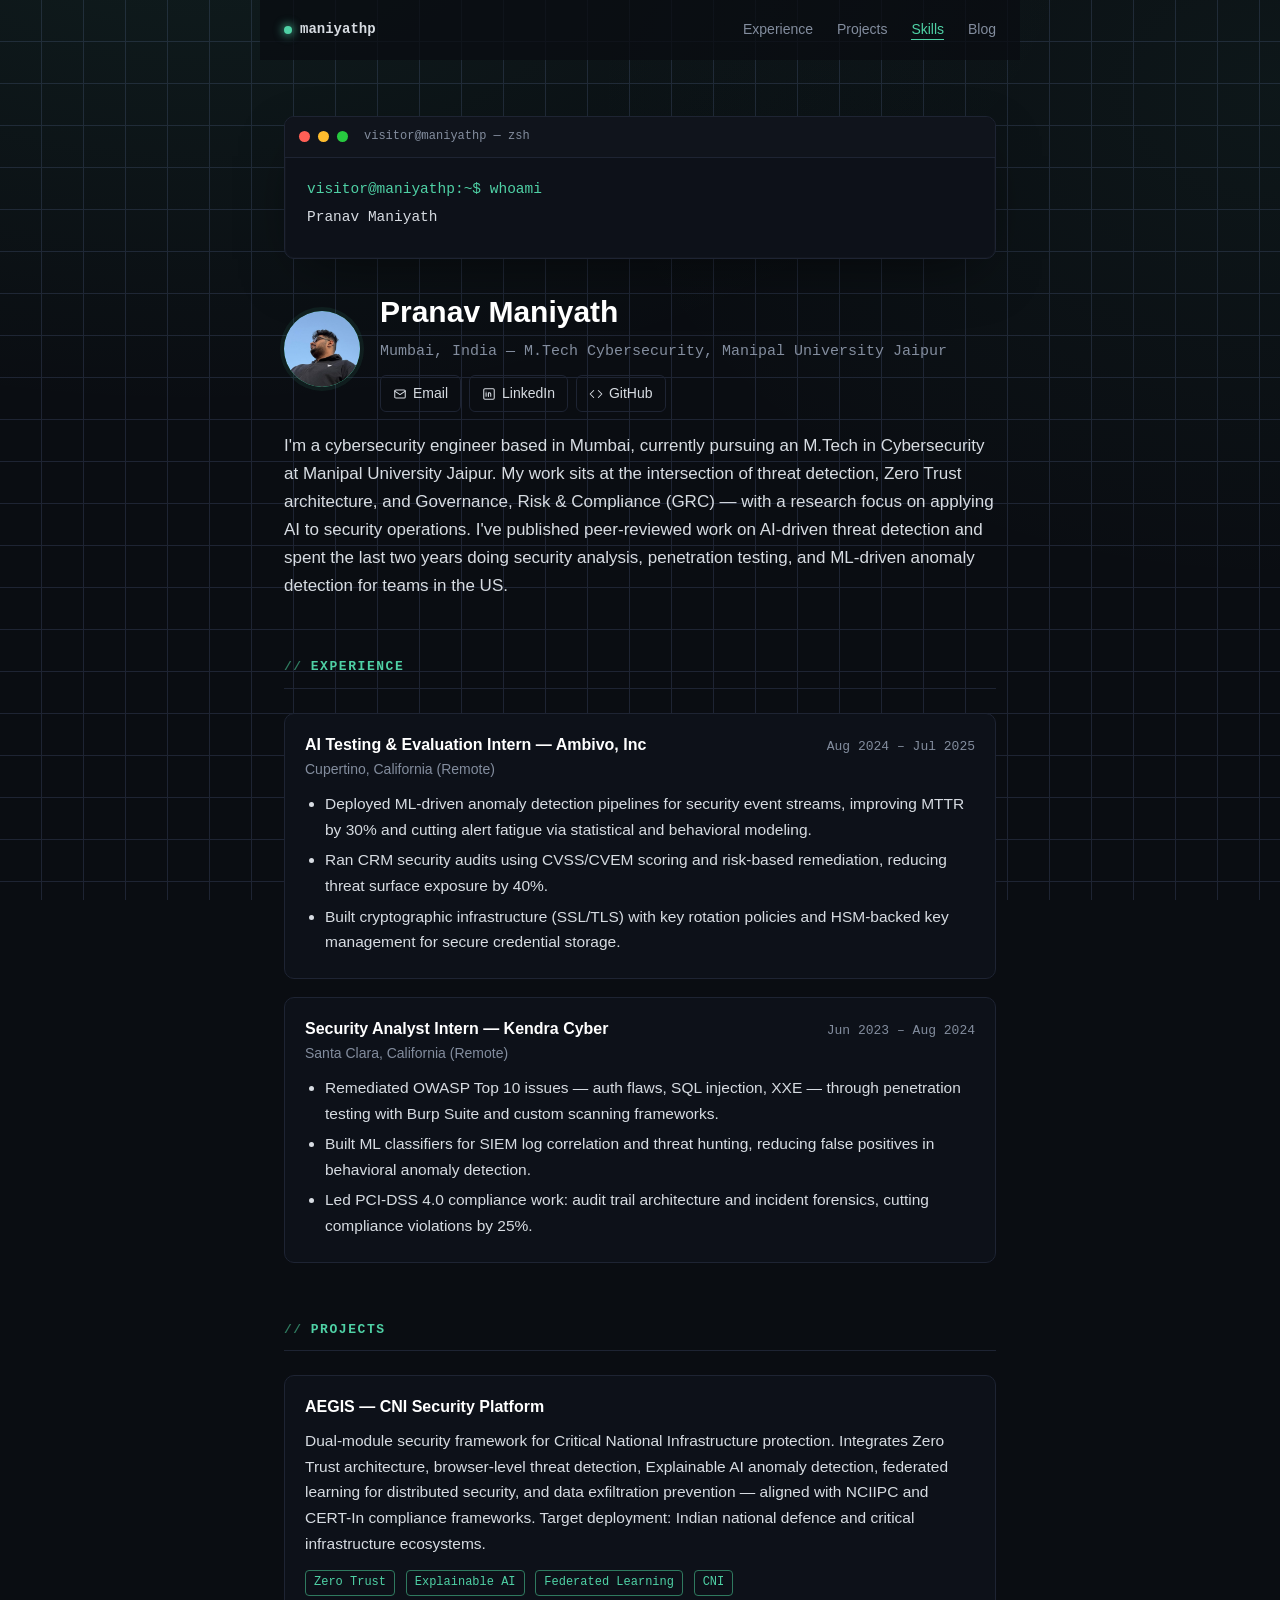
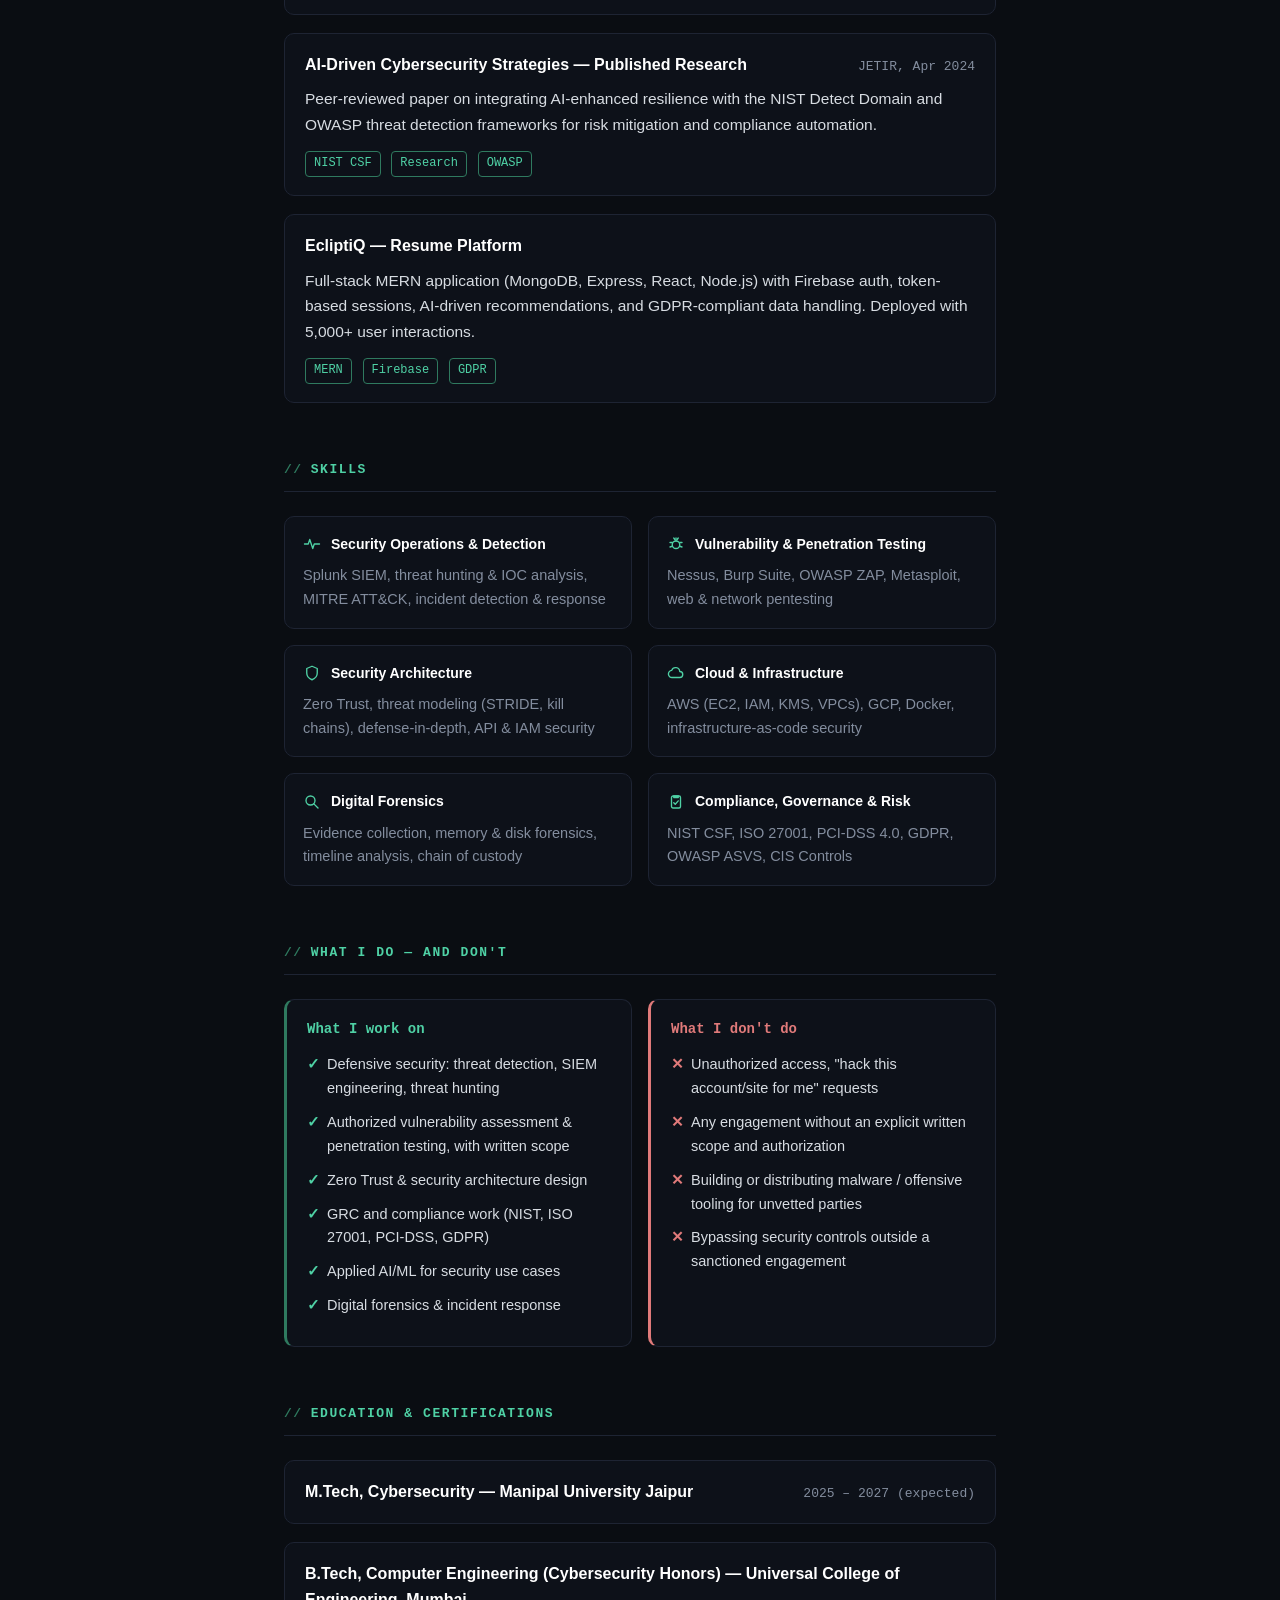
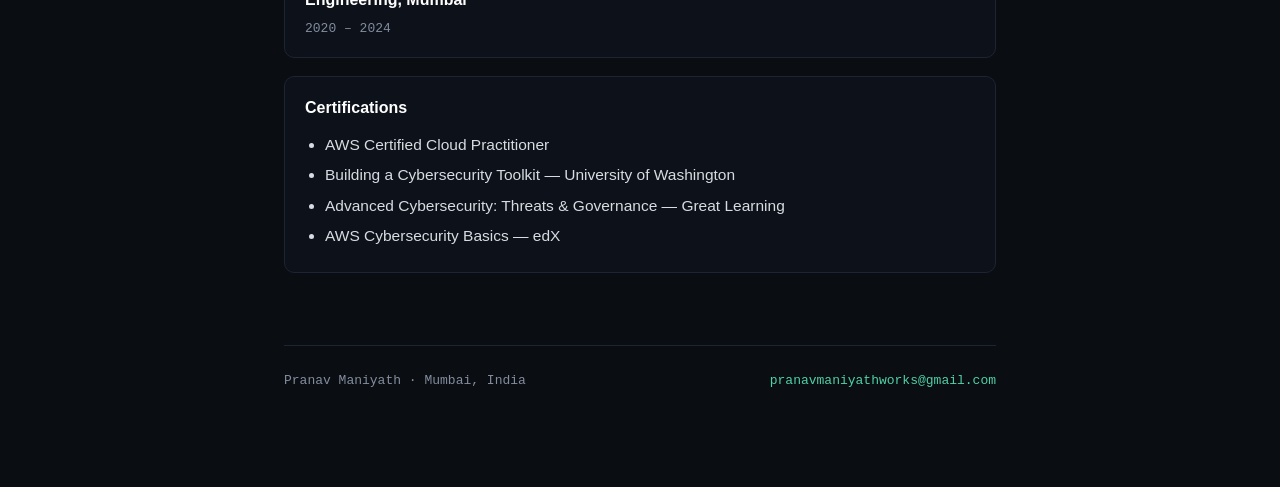
<file: index.html>
<!DOCTYPE html>
<html lang="en">
<head>
<meta charset="UTF-8">
<meta name="viewport" content="width=device-width, initial-scale=1.0">
<title>Pranav Maniyath — Cybersecurity Engineer</title>
<meta name="description" content="Pranav Maniyath — Cybersecurity engineer specializing in threat detection, Zero Trust architecture, and GRC.">
<link rel="stylesheet" href="style.css">
</head>
<body>

<nav class="topnav">
  <span class="brand">maniyathp</span>
  <span class="navlinks">
    <a href="#experience">Experience</a>
    <a href="#projects">Projects</a>
    <a href="#skills">Skills</a>
    <a href="blog.html">Blog</a>
  </span>
</nav>

<div class="wrap">

  <header class="hero">
    <div class="terminal reveal">
      <div class="terminal-bar">
        <span class="terminal-dot red"></span>
        <span class="terminal-dot yellow"></span>
        <span class="terminal-dot green"></span>
        <span class="terminal-title">visitor@maniyathp — zsh</span>
      </div>
      <div class="terminal-body" data-lines='[
        {"text":"visitor@maniyathp:~$ whoami","cls":"prompt","pause":320},
        {"text":"Pranav Maniyath — Cybersecurity Engineer","cls":"out","pause":260},
        {"text":"visitor@maniyathp:~$ cat focus.txt","cls":"prompt","pause":320},
        {"text":"Threat Detection · Zero Trust · GRC · Applied AI for Security","cls":"out","pause":260},
        {"text":"visitor@maniyathp:~$ echo $STATUS","cls":"prompt","pause":320},
        {"text":"Open to security engineering roles & research collaborations","cls":"comment","pause":0}
      ]'></div>
    </div>

    <div class="hero-identity reveal">
      <div class="avatar"><img src="avatar.jpg" alt="Pranav Maniyath"></div>
      <div>
        <h1>Pranav Maniyath</h1>
        <p class="tagline">Mumbai, India — M.Tech Cybersecurity, Manipal University Jaipur</p>
        <p class="links">
          <a href="mailto:pranavmaniyathworks@gmail.com">
            <svg viewBox="0 0 24 24" fill="none" stroke="currentColor" stroke-width="1.8" stroke-linecap="round" stroke-linejoin="round"><rect x="3" y="5" width="18" height="14" rx="2"/><path d="M3 7l9 6 9-6"/></svg>
            Email
          </a>
          <a href="https://www.linkedin.com/in/pranav-maniyath" target="_blank" rel="noopener">
            <svg viewBox="0 0 24 24" fill="none" stroke="currentColor" stroke-width="1.8" stroke-linecap="round" stroke-linejoin="round"><rect x="3" y="3" width="18" height="18" rx="2"/><line x1="7" y1="10" x2="7" y2="16"/><circle cx="7" cy="7" r="0.7" fill="currentColor" stroke="none"/><path d="M11 16v-4a2 2 0 0 1 4 0v4"/><line x1="11" y1="10" x2="11" y2="16"/></svg>
            LinkedIn
          </a>
          <a href="https://github.com/maniyathp" target="_blank" rel="noopener">
            <svg viewBox="0 0 24 24" fill="none" stroke="currentColor" stroke-width="1.8" stroke-linecap="round" stroke-linejoin="round"><polyline points="8 6 2 12 8 18"/><polyline points="16 6 22 12 16 18"/></svg>
            GitHub
          </a>
        </p>
      </div>
    </div>
  </header>

  <p class="reveal">
    I'm a cybersecurity engineer based in Mumbai, currently pursuing an M.Tech in Cybersecurity
    at Manipal University Jaipur. My work sits at the intersection of threat detection, Zero Trust
    architecture, and Governance, Risk &amp; Compliance (GRC) — with a research focus on applying AI
    to security operations. I've published peer-reviewed work on AI-driven threat detection and
    spent the last two years doing security analysis, penetration testing, and ML-driven anomaly
    detection for teams in the US.
  </p>

  <section id="experience" class="reveal">
    <h2>Experience</h2>

    <div class="entry">
      <div class="entry-title-row">
        <span class="entry-title">AI Testing &amp; Evaluation Intern — Ambivo, Inc</span>
        <span class="entry-date">Aug 2024 – Jul 2025</span>
      </div>
      <div class="entry-sub">Cupertino, California (Remote)</div>
      <ul>
        <li>Deployed ML-driven anomaly detection pipelines for security event streams, improving MTTR by 30% and cutting alert fatigue via statistical and behavioral modeling.</li>
        <li>Ran CRM security audits using CVSS/CVEM scoring and risk-based remediation, reducing threat surface exposure by 40%.</li>
        <li>Built cryptographic infrastructure (SSL/TLS) with key rotation policies and HSM-backed key management for secure credential storage.</li>
      </ul>
    </div>

    <div class="entry">
      <div class="entry-title-row">
        <span class="entry-title">Security Analyst Intern — Kendra Cyber</span>
        <span class="entry-date">Jun 2023 – Aug 2024</span>
      </div>
      <div class="entry-sub">Santa Clara, California (Remote)</div>
      <ul>
        <li>Remediated OWASP Top 10 issues — auth flaws, SQL injection, XXE — through penetration testing with Burp Suite and custom scanning frameworks.</li>
        <li>Built ML classifiers for SIEM log correlation and threat hunting, reducing false positives in behavioral anomaly detection.</li>
        <li>Led PCI-DSS 4.0 compliance work: audit trail architecture and incident forensics, cutting compliance violations by 25%.</li>
      </ul>
    </div>
  </section>

  <section id="projects" class="reveal">
    <h2>Projects</h2>

    <div class="entry">
      <div class="entry-title-row">
        <span class="entry-title">AEGIS — CNI Security Platform</span>
      </div>
      <p class="desc">
        Dual-module security framework for Critical National Infrastructure protection.
        Integrates Zero Trust architecture, browser-level threat detection, Explainable AI
        anomaly detection, federated learning for distributed security, and data exfiltration
        prevention — aligned with NCIIPC and CERT-In compliance frameworks. Target deployment:
        Indian national defence and critical infrastructure ecosystems.
      </p>
      <div class="tags">
        <span class="tag">Zero Trust</span>
        <span class="tag">Explainable AI</span>
        <span class="tag">Federated Learning</span>
        <span class="tag">CNI</span>
      </div>
    </div>

    <div class="entry">
      <div class="entry-title-row">
        <span class="entry-title">AI-Driven Cybersecurity Strategies — Published Research</span>
        <span class="entry-date">JETIR, Apr 2024</span>
      </div>
      <p class="desc">
        Peer-reviewed paper on integrating AI-enhanced resilience with the NIST Detect Domain
        and OWASP threat detection frameworks for risk mitigation and compliance automation.
      </p>
      <div class="tags">
        <span class="tag">NIST CSF</span>
        <span class="tag">Research</span>
        <span class="tag">OWASP</span>
      </div>
    </div>

    <div class="entry">
      <div class="entry-title-row">
        <span class="entry-title">EcliptiQ — Resume Platform</span>
      </div>
      <p class="desc">
        Full-stack MERN application (MongoDB, Express, React, Node.js) with Firebase auth,
        token-based sessions, AI-driven recommendations, and GDPR-compliant data handling.
        Deployed with 5,000+ user interactions.
      </p>
      <div class="tags">
        <span class="tag">MERN</span>
        <span class="tag">Firebase</span>
        <span class="tag">GDPR</span>
      </div>
    </div>
  </section>

  <section id="skills" class="reveal">
    <h2>Skills</h2>
    <div class="skills-grid">
      <div class="skill-cat">
        <div class="skill-head">
          <svg viewBox="0 0 24 24" fill="none" stroke="currentColor" stroke-width="1.8" stroke-linecap="round" stroke-linejoin="round"><polyline points="2 12 7 12 9 6 13 18 15 12 22 12"/></svg>
          <h3>Security Operations &amp; Detection</h3>
        </div>
        <p>Splunk SIEM, threat hunting &amp; IOC analysis, MITRE ATT&amp;CK, incident detection &amp; response</p>
      </div>
      <div class="skill-cat">
        <div class="skill-head">
          <svg viewBox="0 0 24 24" fill="none" stroke="currentColor" stroke-width="1.8" stroke-linecap="round" stroke-linejoin="round"><rect x="7" y="8" width="10" height="10" rx="5"/><line x1="12" y1="4" x2="12" y2="8"/><line x1="4" y1="10" x2="7" y2="10"/><line x1="4" y1="16" x2="7" y2="15"/><line x1="20" y1="10" x2="17" y2="10"/><line x1="20" y1="16" x2="17" y2="15"/><line x1="9" y1="4" x2="10.5" y2="6"/><line x1="15" y1="4" x2="13.5" y2="6"/></svg>
          <h3>Vulnerability &amp; Penetration Testing</h3>
        </div>
        <p>Nessus, Burp Suite, OWASP ZAP, Metasploit, web &amp; network pentesting</p>
      </div>
      <div class="skill-cat">
        <div class="skill-head">
          <svg viewBox="0 0 24 24" fill="none" stroke="currentColor" stroke-width="1.8" stroke-linecap="round" stroke-linejoin="round"><path d="M12 3l7 3v6c0 4.5-3 7.5-7 9-4-1.5-7-4.5-7-9V6l7-3z"/></svg>
          <h3>Security Architecture</h3>
        </div>
        <p>Zero Trust, threat modeling (STRIDE, kill chains), defense-in-depth, API &amp; IAM security</p>
      </div>
      <div class="skill-cat">
        <div class="skill-head">
          <svg viewBox="0 0 24 24" fill="none" stroke="currentColor" stroke-width="1.8" stroke-linecap="round" stroke-linejoin="round"><path d="M7 18h10a4 4 0 0 0 0-8 5.5 5.5 0 0 0-10.7-1.5A4 4 0 0 0 7 18z"/></svg>
          <h3>Cloud &amp; Infrastructure</h3>
        </div>
        <p>AWS (EC2, IAM, KMS, VPCs), GCP, Docker, infrastructure-as-code security</p>
      </div>
      <div class="skill-cat">
        <div class="skill-head">
          <svg viewBox="0 0 24 24" fill="none" stroke="currentColor" stroke-width="1.8" stroke-linecap="round" stroke-linejoin="round"><circle cx="10" cy="10" r="6"/><line x1="20" y1="20" x2="14.5" y2="14.5"/></svg>
          <h3>Digital Forensics</h3>
        </div>
        <p>Evidence collection, memory &amp; disk forensics, timeline analysis, chain of custody</p>
      </div>
      <div class="skill-cat">
        <div class="skill-head">
          <svg viewBox="0 0 24 24" fill="none" stroke="currentColor" stroke-width="1.8" stroke-linecap="round" stroke-linejoin="round"><rect x="6" y="4" width="12" height="16" rx="2"/><path d="M9 4h6v2H9z"/><polyline points="9 13 11 15 15 10.5"/></svg>
          <h3>Compliance, Governance &amp; Risk</h3>
        </div>
        <p>NIST CSF, ISO 27001, PCI-DSS 4.0, GDPR, OWASP ASVS, CIS Controls</p>
      </div>
    </div>
  </section>

  <section id="scope" class="reveal">
    <h2>What I Do — and Don't</h2>
    <div class="scope-grid">
      <div class="scope-col do">
        <h3>What I work on</h3>
        <ul>
          <li>Defensive security: threat detection, SIEM engineering, threat hunting</li>
          <li>Authorized vulnerability assessment &amp; penetration testing, with written scope</li>
          <li>Zero Trust &amp; security architecture design</li>
          <li>GRC and compliance work (NIST, ISO 27001, PCI-DSS, GDPR)</li>
          <li>Applied AI/ML for security use cases</li>
          <li>Digital forensics &amp; incident response</li>
        </ul>
      </div>
      <div class="scope-col dont">
        <h3>What I don't do</h3>
        <ul>
          <li>Unauthorized access, "hack this account/site for me" requests</li>
          <li>Any engagement without an explicit written scope and authorization</li>
          <li>Building or distributing malware / offensive tooling for unvetted parties</li>
          <li>Bypassing security controls outside a sanctioned engagement</li>
        </ul>
      </div>
    </div>
  </section>

  <section id="education" class="reveal">
    <h2>Education &amp; Certifications</h2>
    <div class="entry">
      <div class="entry-title-row">
        <span class="entry-title">M.Tech, Cybersecurity — Manipal University Jaipur</span>
        <span class="entry-date">2025 – 2027 (expected)</span>
      </div>
    </div>
    <div class="entry">
      <div class="entry-title-row">
        <span class="entry-title">B.Tech, Computer Engineering (Cybersecurity Honors) — Universal College of Engineering, Mumbai</span>
        <span class="entry-date">2020 – 2024</span>
      </div>
    </div>
    <div class="entry">
      <div class="entry-title-row"><span class="entry-title">Certifications</span></div>
      <ul>
        <li>AWS Certified Cloud Practitioner</li>
        <li>Building a Cybersecurity Toolkit — University of Washington</li>
        <li>Advanced Cybersecurity: Threats &amp; Governance — Great Learning</li>
        <li>AWS Cybersecurity Basics — edX</li>
      </ul>
    </div>
  </section>

  <footer>
    <span>Pranav Maniyath · Mumbai, India</span>
    <span><a href="mailto:pranavmaniyathworks@gmail.com">pranavmaniyathworks@gmail.com</a></span>
  </footer>

</div>

<button class="back-to-top" aria-label="Back to top">
  <svg viewBox="0 0 24 24" fill="none" stroke="currentColor" stroke-width="2" stroke-linecap="round" stroke-linejoin="round"><line x1="12" y1="19" x2="12" y2="5"/><polyline points="5 12 12 5 19 12"/></svg>
</button>

<script src="script.js"></script>
</body>
</html>
</file>
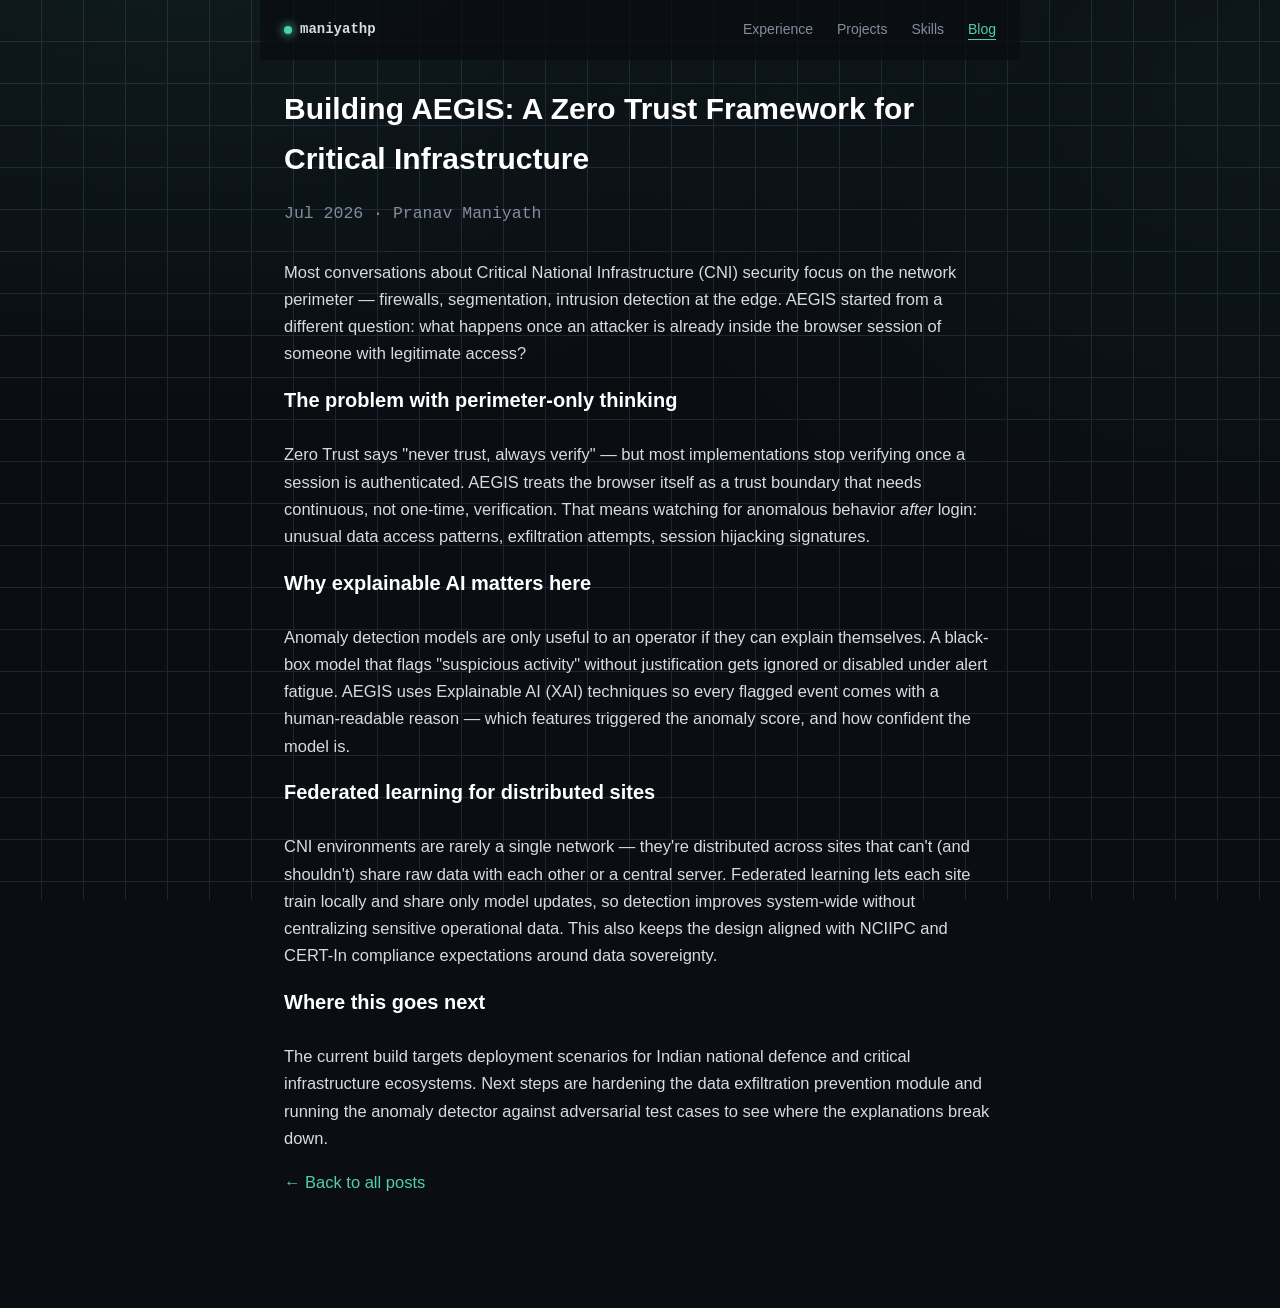
<file: blog-aegis-zero-trust.html>
<!DOCTYPE html>
<html lang="en">
<head>
<meta charset="UTF-8">
<meta name="viewport" content="width=device-width, initial-scale=1.0">
<title>Building AEGIS: A Zero Trust Framework for Critical Infrastructure — Pranav Maniyath</title>
<link rel="stylesheet" href="style.css">
</head>
<body>

<nav class="topnav">
  <span class="brand"><a href="index.html" style="color:inherit">maniyathp</a></span>
  <span class="navlinks">
    <a href="index.html#experience">Experience</a>
    <a href="index.html#projects">Projects</a>
    <a href="index.html#skills">Skills</a>
    <a href="blog.html" class="active">Blog</a>
  </span>
</nav>

<div class="wrap post-body">
  <h1 class="reveal">Building AEGIS: A Zero Trust Framework for Critical Infrastructure</h1>
  <p class="post-meta reveal">Jul 2026 · Pranav Maniyath</p>

  <p class="reveal">
    Most conversations about Critical National Infrastructure (CNI) security focus on the network
    perimeter — firewalls, segmentation, intrusion detection at the edge. AEGIS started from a
    different question: what happens once an attacker is already inside the browser session of
    someone with legitimate access?
  </p>

  <h2 class="reveal">The problem with perimeter-only thinking</h2>
  <p class="reveal">
    Zero Trust says "never trust, always verify" — but most implementations stop verifying once
    a session is authenticated. AEGIS treats the browser itself as a trust boundary that needs
    continuous, not one-time, verification. That means watching for anomalous behavior
    <em>after</em> login: unusual data access patterns, exfiltration attempts, session hijacking
    signatures.
  </p>

  <h2 class="reveal">Why explainable AI matters here</h2>
  <p class="reveal">
    Anomaly detection models are only useful to an operator if they can explain themselves. A
    black-box model that flags "suspicious activity" without justification gets ignored or
    disabled under alert fatigue. AEGIS uses Explainable AI (XAI) techniques so every flagged
    event comes with a human-readable reason — which features triggered the anomaly score, and
    how confident the model is.
  </p>

  <h2 class="reveal">Federated learning for distributed sites</h2>
  <p class="reveal">
    CNI environments are rarely a single network — they're distributed across sites that can't
    (and shouldn't) share raw data with each other or a central server. Federated learning lets
    each site train locally and share only model updates, so detection improves system-wide
    without centralizing sensitive operational data. This also keeps the design aligned with
    NCIIPC and CERT-In compliance expectations around data sovereignty.
  </p>

  <h2 class="reveal">Where this goes next</h2>
  <p class="reveal">
    The current build targets deployment scenarios for Indian national defence and critical
    infrastructure ecosystems. Next steps are hardening the data exfiltration prevention module
    and running the anomaly detector against adversarial test cases to see where the explanations
    break down.
  </p>

  <p class="reveal"><a href="blog.html">&larr; Back to all posts</a></p>
</div>

<button class="back-to-top" aria-label="Back to top">
  <svg viewBox="0 0 24 24" fill="none" stroke="currentColor" stroke-width="2" stroke-linecap="round" stroke-linejoin="round"><line x1="12" y1="19" x2="12" y2="5"/><polyline points="5 12 12 5 19 12"/></svg>
</button>

<script src="script.js"></script>
</body>
</html>
</file>
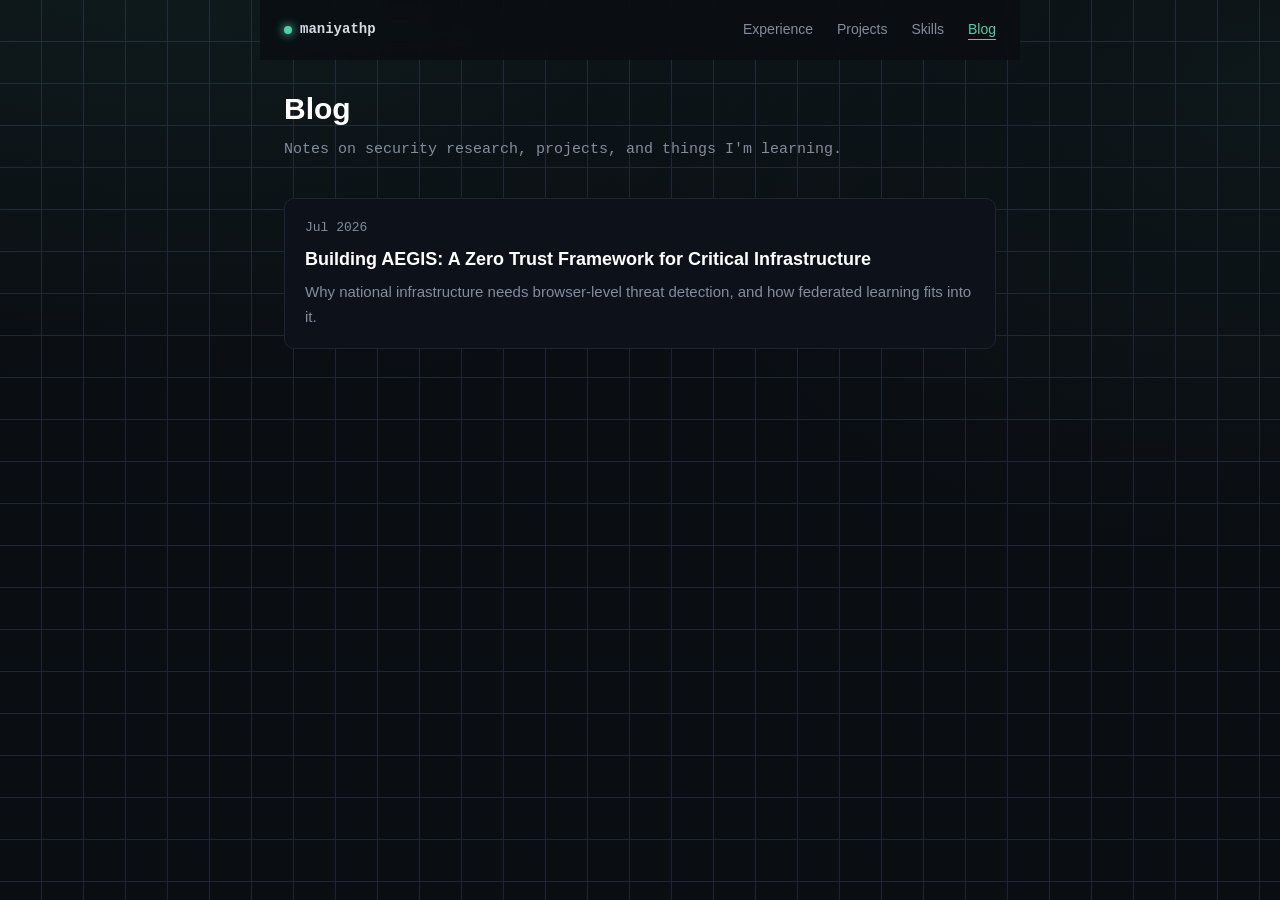
<file: blog.html>
<!DOCTYPE html>
<html lang="en">
<head>
<meta charset="UTF-8">
<meta name="viewport" content="width=device-width, initial-scale=1.0">
<title>Blog — Pranav Maniyath</title>
<link rel="stylesheet" href="style.css">
</head>
<body>

<nav class="topnav">
  <span class="brand"><a href="index.html" style="color:inherit">maniyathp</a></span>
  <span class="navlinks">
    <a href="index.html#experience">Experience</a>
    <a href="index.html#projects">Projects</a>
    <a href="index.html#skills">Skills</a>
    <a href="blog.html" class="active">Blog</a>
  </span>
</nav>

<div class="wrap">
  <h1 class="reveal">Blog</h1>
  <p class="tagline reveal" style="margin-bottom:36px;">Notes on security research, projects, and things I'm learning.</p>

  <div class="post-list-item reveal">
    <span class="entry-date">Jul 2026</span>
    <h3><a href="blog-aegis-zero-trust.html">Building AEGIS: A Zero Trust Framework for Critical Infrastructure</a></h3>
    <p>Why national infrastructure needs browser-level threat detection, and how federated learning fits into it.</p>
  </div>

  <!-- Add new posts above this line, newest first. Copy blog-aegis-zero-trust.html as a template. -->

</div>

<button class="back-to-top" aria-label="Back to top">
  <svg viewBox="0 0 24 24" fill="none" stroke="currentColor" stroke-width="2" stroke-linecap="round" stroke-linejoin="round"><line x1="12" y1="19" x2="12" y2="5"/><polyline points="5 12 12 5 19 12"/></svg>
</button>

<script src="script.js"></script>
</body>
</html>
</file>
<file: style.css>
:root {
  --bg: #0a0d12;
  --bg-alt: #10141c;
  --bg-card: #0d1119;
  --text: #d7dce2;
  --text-dim: #838d9e;
  --accent: #4fd1a5;
  --accent-bright: #7bffce;
  --accent-dim: #2f7a5f;
  --danger: #e07a7a;
  --border: #1e2433;
  --mono: "SF Mono", "JetBrains Mono", Consolas, "Courier New", monospace;
  --max-width: 760px;
}

* { box-sizing: border-box; }

html { scroll-behavior: smooth; }

body {
  margin: 0;
  background:
    radial-gradient(ellipse 900px 500px at 15% -10%, rgba(79, 209, 165, 0.08), transparent),
    radial-gradient(ellipse 700px 500px at 100% 10%, rgba(79, 209, 165, 0.05), transparent),
    linear-gradient(var(--border) 1px, transparent 1px),
    linear-gradient(90deg, var(--border) 1px, transparent 1px),
    var(--bg);
  background-size: auto, auto, 42px 42px, 42px 42px, auto;
  background-attachment: fixed;
  background-position: 0 0, 0 0, -1px -1px, -1px -1px, 0 0;
  color: var(--text);
  font-family: -apple-system, BlinkMacSystemFont, "Segoe UI", Helvetica, Arial, sans-serif;
  line-height: 1.65;
  font-size: 17px;
  opacity: 0;
  animation: pageIn 0.5s ease forwards;
}

@keyframes pageIn {
  from { opacity: 0; }
  to { opacity: 1; }
}

@media (max-width: 560px) {
  body { background-size: auto, auto, 28px 28px, 28px 28px, auto; }
}

a { color: var(--accent); text-decoration: none; transition: color 0.15s ease; }
a:hover { color: var(--accent-bright); text-decoration: underline; }

::selection { background: var(--accent-dim); color: #fff; }

::-webkit-scrollbar { width: 10px; }
::-webkit-scrollbar-track { background: var(--bg); }
::-webkit-scrollbar-thumb { background: var(--border); border-radius: 6px; }
::-webkit-scrollbar-thumb:hover { background: var(--accent-dim); }

.wrap {
  max-width: var(--max-width);
  margin: 0 auto;
  padding: 24px 24px 96px;
}

/* ---------- Nav ---------- */
nav.topnav {
  position: sticky;
  top: 0;
  z-index: 50;
  display: flex;
  justify-content: space-between;
  align-items: center;
  max-width: var(--max-width);
  margin: 0 auto;
  padding: 18px 24px;
  font-size: 14px;
  background: rgba(10, 13, 18, 0.75);
  backdrop-filter: blur(10px);
  -webkit-backdrop-filter: blur(10px);
  border-bottom: 1px solid transparent;
  transition: border-color 0.3s ease;
}
nav.topnav.scrolled { border-bottom-color: var(--border); }

nav.topnav .brand {
  color: var(--text);
  font-weight: 600;
  font-family: var(--mono);
  display: flex;
  align-items: center;
  gap: 8px;
}
nav.topnav .brand::before {
  content: "";
  width: 8px;
  height: 8px;
  border-radius: 50%;
  background: var(--accent);
  box-shadow: 0 0 8px 2px rgba(79, 209, 165, 0.6);
  animation: pulse 2.2s ease-in-out infinite;
  display: inline-block;
}
@keyframes pulse {
  0%, 100% { opacity: 1; transform: scale(1); }
  50% { opacity: 0.5; transform: scale(0.75); }
}

nav.topnav .navlinks a {
  color: var(--text-dim);
  margin-left: 20px;
  position: relative;
  padding-bottom: 3px;
}
nav.topnav .navlinks a:hover { color: var(--accent); text-decoration: none; }
nav.topnav .navlinks a::after {
  content: "";
  position: absolute;
  left: 0; right: 100%;
  bottom: 0;
  height: 1px;
  background: var(--accent);
  transition: right 0.25s ease;
}
nav.topnav .navlinks a:hover::after,
nav.topnav .navlinks a.active::after { right: 0; }
nav.topnav .navlinks a.active { color: var(--accent); }

/* ---------- Hero / terminal ---------- */
header.hero {
  margin: 32px 0 20px;
}

.terminal {
  border: 1px solid var(--border);
  border-radius: 10px;
  background: var(--bg-card);
  box-shadow: 0 20px 60px -20px rgba(0,0,0,0.6), 0 0 0 1px rgba(255,255,255,0.02) inset;
  overflow: hidden;
  margin-bottom: 28px;
}
.terminal-bar {
  display: flex;
  align-items: center;
  gap: 8px;
  padding: 10px 14px;
  background: var(--bg-alt);
  border-bottom: 1px solid var(--border);
}
.terminal-dot { width: 11px; height: 11px; border-radius: 50%; }
.terminal-dot.red { background: #ff5f56; }
.terminal-dot.yellow { background: #ffbd2e; }
.terminal-dot.green { background: #27c93f; }
.terminal-title {
  margin-left: 8px;
  font-family: var(--mono);
  font-size: 12px;
  color: var(--text-dim);
}
.terminal-body {
  padding: 20px 22px 24px;
  font-family: var(--mono);
  font-size: 14.5px;
}
.terminal-body .line { margin: 0 0 4px; white-space: pre-wrap; }
.terminal-body .prompt { color: var(--accent); }
.terminal-body .out { color: var(--text); }
.terminal-body .comment { color: var(--text-dim); }
.cursor {
  display: inline-block;
  width: 8px;
  height: 15px;
  background: var(--accent);
  margin-left: 2px;
  vertical-align: text-bottom;
  animation: blink 1s step-end infinite;
}
@keyframes blink { 50% { opacity: 0; } }

.hero-identity {
  display: flex;
  align-items: center;
  gap: 20px;
  margin-top: 4px;
}

.avatar {
  width: 76px;
  height: 76px;
  border-radius: 50%;
  background: linear-gradient(135deg, var(--accent-dim), var(--accent));
  display: flex;
  align-items: center;
  justify-content: center;
  font-weight: 700;
  font-size: 26px;
  color: #06110d;
  flex-shrink: 0;
  position: relative;
  box-shadow: 0 0 0 4px rgba(79, 209, 165, 0.08);
  overflow: hidden;
}
.avatar img {
  width: 100%;
  height: 100%;
  object-fit: cover;
  border-radius: 50%;
}

h1 { font-size: 30px; margin: 0 0 4px; color: #fff; }
.tagline { color: var(--text-dim); font-size: 15px; margin: 0; font-family: var(--mono); }

.links { margin: 10px 0 0; font-size: 14px; display: flex; gap: 8px; flex-wrap: wrap; }
.links a {
  display: inline-flex;
  align-items: center;
  gap: 6px;
  color: var(--text);
  border: 1px solid var(--border);
  border-radius: 6px;
  padding: 6px 12px;
  transition: border-color 0.2s ease, transform 0.2s ease, color 0.2s ease;
}
.links a:hover {
  color: var(--accent);
  border-color: var(--accent-dim);
  transform: translateY(-2px);
  text-decoration: none;
}
.links a svg { width: 14px; height: 14px; }

section { margin-top: 56px; }

h2 {
  font-size: 13px;
  text-transform: uppercase;
  letter-spacing: 0.12em;
  color: var(--accent);
  border-bottom: 1px solid var(--border);
  padding-bottom: 10px;
  margin-bottom: 24px;
  font-family: var(--mono);
  display: flex;
  align-items: center;
  gap: 8px;
}
h2::before { content: "//"; color: var(--accent-dim); }

/* ---------- Scroll reveal ---------- */
.reveal {
  opacity: 0;
  transform: translateY(18px);
  transition: opacity 0.6s cubic-bezier(.2,.7,.3,1), transform 0.6s cubic-bezier(.2,.7,.3,1);
}
.reveal.visible { opacity: 1; transform: translateY(0); }

/* ---------- Entries / cards ---------- */
.entry {
  margin-bottom: 18px;
  padding: 18px 20px;
  border: 1px solid var(--border);
  border-radius: 10px;
  background: var(--bg-card);
  transition: border-color 0.25s ease, transform 0.25s ease, box-shadow 0.25s ease;
}
.entry:hover {
  border-color: var(--accent-dim);
  transform: translateY(-3px);
  box-shadow: 0 12px 30px -14px rgba(79, 209, 165, 0.25);
}
.entry:last-child { margin-bottom: 0; }

.entry-title-row {
  display: flex;
  justify-content: space-between;
  align-items: baseline;
  flex-wrap: wrap;
  gap: 4px 12px;
}

.entry-title { font-weight: 600; color: #fff; font-size: 16px; }
.entry-sub { color: var(--text-dim); font-size: 14px; }
.entry-date { color: var(--text-dim); font-size: 13px; white-space: nowrap; font-family: var(--mono); }

.entry ul { margin: 10px 0 0; padding-left: 20px; }
.entry li { margin-bottom: 5px; font-size: 15.5px; color: var(--text); }
.entry p.desc { margin: 8px 0 0; font-size: 15.5px; }

.tags { margin-top: 10px; }
.tag {
  display: inline-block;
  font-size: 12px;
  font-family: var(--mono);
  color: var(--accent);
  border: 1px solid var(--accent-dim);
  border-radius: 4px;
  padding: 2px 8px;
  margin: 3px 6px 0 0;
  transition: background 0.2s ease, transform 0.2s ease;
}
.tag:hover { background: rgba(79, 209, 165, 0.12); transform: translateY(-1px); }

/* ---------- Skills ---------- */
.skills-grid {
  display: grid;
  grid-template-columns: 1fr 1fr;
  gap: 16px;
}
@media (max-width: 560px) {
  .skills-grid { grid-template-columns: 1fr; }
}
.skill-cat {
  padding: 16px 18px;
  border: 1px solid var(--border);
  border-radius: 10px;
  background: var(--bg-card);
  transition: border-color 0.25s ease, transform 0.25s ease;
}
.skill-cat:hover { border-color: var(--accent-dim); transform: translateY(-3px); }
.skill-cat .skill-head {
  display: flex;
  align-items: center;
  gap: 10px;
  margin-bottom: 8px;
}
.skill-cat .skill-head svg {
  width: 18px;
  height: 18px;
  color: var(--accent);
  flex-shrink: 0;
}
.skill-cat h3 {
  font-size: 14px;
  color: #fff;
  margin: 0;
}
.skill-cat p {
  margin: 0;
  font-size: 14.5px;
  color: var(--text-dim);
}

/* ---------- Scope ---------- */
.scope-grid {
  display: grid;
  grid-template-columns: 1fr 1fr;
  gap: 16px;
}
@media (max-width: 560px) {
  .scope-grid { grid-template-columns: 1fr; }
}
.scope-col {
  padding: 18px 20px;
  border-radius: 10px;
  border: 1px solid var(--border);
  background: var(--bg-card);
}
.scope-col h3 {
  font-size: 14px;
  margin: 0 0 12px;
  font-family: var(--mono);
  display: flex;
  align-items: center;
  gap: 8px;
}
.scope-col.do { border-left: 3px solid var(--accent-dim); }
.scope-col.dont { border-left: 3px solid var(--danger); }
.scope-col.do h3 { color: var(--accent); }
.scope-col.dont h3 { color: var(--danger); }
.scope-col ul { margin: 0; padding-left: 0; list-style: none; }
.scope-col li {
  margin-bottom: 10px;
  font-size: 14.5px;
  color: var(--text);
  padding-left: 20px;
  position: relative;
}
.scope-col.do li::before {
  content: "✓";
  position: absolute; left: 0; top: 0;
  color: var(--accent);
  font-weight: 700;
}
.scope-col.dont li::before {
  content: "✕";
  position: absolute; left: 0; top: 0;
  color: var(--danger);
  font-weight: 700;
}

/* ---------- Footer ---------- */
footer {
  margin-top: 72px;
  padding-top: 24px;
  border-top: 1px solid var(--border);
  color: var(--text-dim);
  font-size: 13px;
  font-family: var(--mono);
  display: flex;
  justify-content: space-between;
  align-items: center;
  flex-wrap: wrap;
  gap: 10px;
}

/* ---------- Back to top ---------- */
.back-to-top {
  position: fixed;
  bottom: 24px;
  right: 24px;
  width: 44px;
  height: 44px;
  border-radius: 50%;
  background: var(--bg-card);
  border: 1px solid var(--border);
  color: var(--accent);
  display: flex;
  align-items: center;
  justify-content: center;
  cursor: pointer;
  opacity: 0;
  pointer-events: none;
  transform: translateY(10px);
  transition: opacity 0.25s ease, transform 0.25s ease, border-color 0.2s ease;
  z-index: 60;
}
.back-to-top.visible { opacity: 1; pointer-events: auto; transform: translateY(0); }
.back-to-top:hover { border-color: var(--accent-dim); }
.back-to-top svg { width: 18px; height: 18px; }

/* ---------- Blog list ---------- */
.post-list-item {
  margin-bottom: 18px;
  padding: 18px 20px;
  border: 1px solid var(--border);
  border-radius: 10px;
  background: var(--bg-card);
  transition: border-color 0.25s ease, transform 0.25s ease;
}
.post-list-item:hover { border-color: var(--accent-dim); transform: translateY(-3px); }
.post-list-item .entry-date { display: block; margin-bottom: 6px; font-family: var(--mono); }
.post-list-item h3 { margin: 0 0 6px; font-size: 18px; }
.post-list-item h3 a { color: #fff; }
.post-list-item h3 a:hover { color: var(--accent); }
.post-list-item p { color: var(--text-dim); margin: 0; font-size: 15px; }

/* ---------- Post body ---------- */
.post-body h1 { margin-top: 0; }
.post-meta { color: var(--text-dim); font-size: 14px; margin-bottom: 32px; font-family: var(--mono); }
.post-body p { font-size: 16.5px; }
.post-body h2 {
  text-transform: none;
  letter-spacing: normal;
  color: #fff;
  font-size: 20px;
  border-bottom: none;
  padding-bottom: 0;
  font-family: inherit;
}
.post-body h2::before { content: none; }
.post-body code {
  background: var(--bg-alt);
  padding: 2px 6px;
  border-radius: 4px;
  font-size: 14px;
  font-family: var(--mono);
}
.post-body blockquote {
  border-left: 3px solid var(--accent-dim);
  margin: 20px 0;
  padding: 4px 0 4px 16px;
  color: var(--text-dim);
}
</file>
